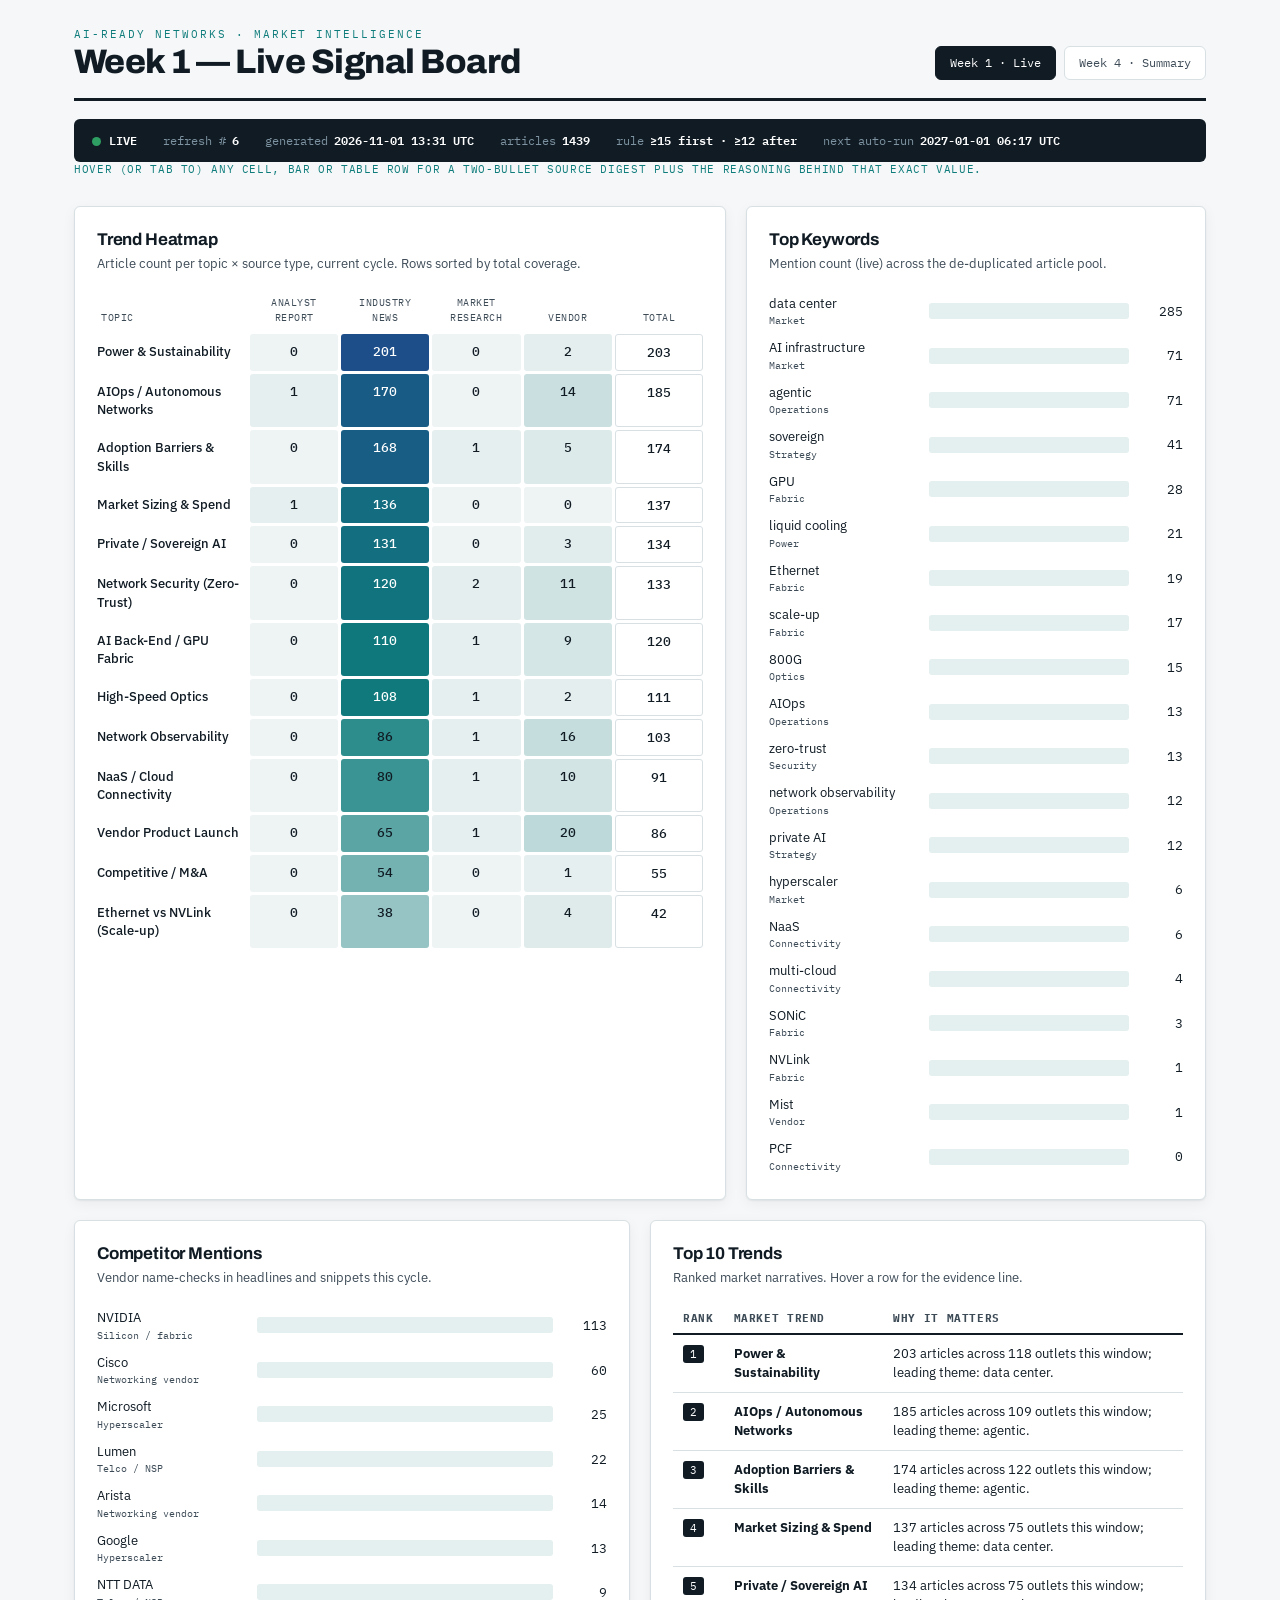
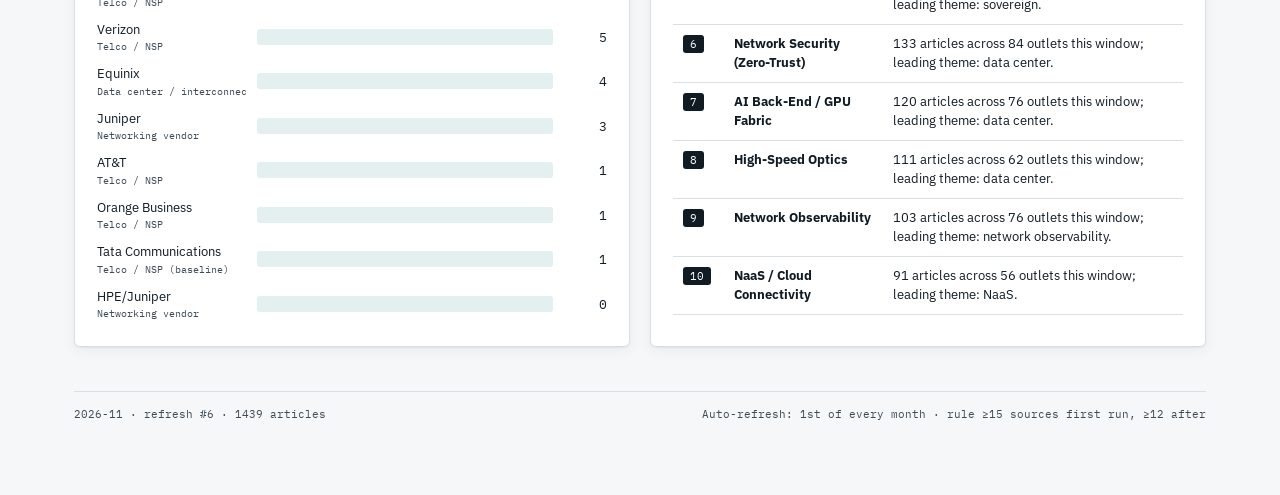
<file: docs/index.html>
<!DOCTYPE html>
<html lang="en">
<head>
  <meta charset="UTF-8">
  <meta name="viewport" content="width=device-width, initial-scale=1.0">
  <title>AI-Ready Networks · Live Market Intelligence</title>
  <meta name="description"
        content="Self-refreshing market-intelligence dashboard for AI-ready
                 networking. Rebuilds itself from live sources on the 1st of
                 every month.">
  <link rel="preconnect" href="https://fonts.googleapis.com">
  <link rel="preconnect" href="https://fonts.gstatic.com" crossorigin>
  <link href="https://fonts.googleapis.com/css2?family=Archivo:wght@600;700&family=IBM+Plex+Sans:wght@400;500;600&family=IBM+Plex+Mono:wght@400;500&display=swap"
        rel="stylesheet">
  <link rel="stylesheet" href="assets/style.css">
</head>
<body>
<div class="wrap">

  <header class="site">
    <div class="brand">
      <div class="eyebrow">AI-READY NETWORKS · MARKET INTELLIGENCE</div>
      <h1>Week 1 — Live Signal Board</h1>
    </div>
    <nav class="pages">
      <a href="index.html" class="active">Week 1 · Live</a>
      <a href="week4.html">Week 4 · Summary</a>
    </nav>
  </header>

  <div class="telemetry" id="telemetry">
    <span class="cell"><span class="led seed"></span><b>loading…</b></span>
  </div>

  <p class="hint">Hover (or Tab to) any cell, bar or table row for a two-bullet
     source digest plus the reasoning behind that exact value.</p>

  <main class="grid">

    <section class="panel span-7">
      <h2>Trend Heatmap</h2>
      <p class="sub">Article count per topic × source type, current cycle.
         Rows sorted by total coverage.</p>
      <div class="heatmap" id="heatmap"><p class="note">loading…</p></div>
    </section>

    <section class="panel span-5">
      <h2>Top Keywords</h2>
      <p class="sub">Mention count (live) across the de-duplicated article pool.</p>
      <div id="keywords"></div>
    </section>

    <section class="panel span-6">
      <h2>Competitor Mentions</h2>
      <p class="sub">Vendor name-checks in headlines and snippets this cycle.</p>
      <div id="vendors"></div>
    </section>

    <section class="panel span-6">
      <h2>Top 10 Trends</h2>
      <p class="sub">Ranked market narratives. Hover a row for the evidence line.</p>
      <table class="data" id="trends">
        <thead>
          <tr><th>Rank</th><th>Market Trend</th><th>Why it matters</th></tr>
        </thead>
        <tbody></tbody>
      </table>
    </section>

  </main>

  <footer class="site">
    <span id="stamp">—</span>
    <span>Auto-refresh: 1st of every month · rule ≥15 sources first run, ≥12 after</span>
  </footer>

</div>
<script src="assets/common.js"></script>
<script src="assets/app.js"></script>
</body>
</html>
</file>
<file: docs/assets/style.css>
/* ==========================================================================
   AI-Ready Networks — Live Intelligence Console
   Design system: an instrument panel, not a brochure.
   Palette   console ink #101B24 · panel paper #F5F7F8 · signal teal #0E7C7B
             route blue #1D4E89 · carrier green #2F9E62 · amber #DB9A2E
             fault red #B3472F
   Type      Archivo (display) · IBM Plex Sans (body) · IBM Plex Mono (data)
   ========================================================================== */

:root {
  --ink: #101B24;
  --ink-soft: #3D4B57;
  --paper: #F5F7F8;
  --panel: #FFFFFF;
  --line: #D8E0E4;
  --teal: #0E7C7B;
  --teal-dim: #E4EFEF;
  --blue: #1D4E89;
  --green: #2F9E62;
  --amber: #DB9A2E;
  --red: #B3472F;
  --radius: 6px;
  --shadow: 0 1px 2px rgba(16, 27, 36, .06), 0 4px 14px rgba(16, 27, 36, .05);
  --font-display: "Archivo", sans-serif;
  --font-body: "IBM Plex Sans", sans-serif;
  --font-mono: "IBM Plex Mono", monospace;
}

* { box-sizing: border-box; margin: 0; padding: 0; }

body {
  font-family: var(--font-body);
  background: var(--paper);
  color: var(--ink);
  font-size: 15px;
  line-height: 1.5;
}

.wrap { max-width: 1180px; margin: 0 auto; padding: 0 24px 72px; }

/* ---------------------------------------------------------- header ----- */
header.site {
  border-bottom: 3px solid var(--ink);
  padding: 26px 0 18px;
  display: flex; flex-wrap: wrap; gap: 16px;
  align-items: flex-end; justify-content: space-between;
}
.brand .eyebrow {
  font-family: var(--font-mono); font-size: 11px; letter-spacing: .18em;
  text-transform: uppercase; color: var(--teal);
}
.brand h1 {
  font-family: var(--font-display); font-weight: 800;
  font-size: clamp(24px, 3.4vw, 34px); letter-spacing: -.015em;
  line-height: 1.1;
}
nav.pages { display: flex; gap: 8px; }
nav.pages a {
  font-family: var(--font-mono); font-size: 12px; text-decoration: none;
  color: var(--ink-soft); border: 1px solid var(--line);
  border-radius: var(--radius); padding: 7px 14px; background: var(--panel);
}
nav.pages a.active { background: var(--ink); color: #fff; border-color: var(--ink); }
nav.pages a:hover:not(.active) { border-color: var(--teal); color: var(--teal); }

/* ------------------------------------------- telemetry status strip ---- */
/* The signature element: a live readout of pipeline state.               */
.telemetry {
  margin-top: 18px;
  background: var(--ink); color: #C9D6DE;
  border-radius: var(--radius);
  font-family: var(--font-mono); font-size: 12px;
  display: flex; flex-wrap: wrap; align-items: center;
  gap: 4px 26px; padding: 12px 18px;
}
.telemetry .cell b { color: #fff; font-weight: 600; }
.telemetry .label { color: #7E93A1; margin-right: 6px; }
.led {
  display: inline-block; width: 9px; height: 9px; border-radius: 50%;
  margin-right: 8px; vertical-align: -1px; background: var(--green);
  animation: pulse 2.2s ease-in-out infinite;
}
.led.seed { background: var(--amber); }
.led.fail { background: var(--red); }
@keyframes pulse { 50% { opacity: .35; } }
@media (prefers-reduced-motion: reduce) { .led { animation: none; } }

/* ---------------------------------------------------------- panels ----- */
main { margin-top: 28px; }
.grid { display: grid; gap: 20px; grid-template-columns: repeat(12, 1fr); }
.panel {
  background: var(--panel); border: 1px solid var(--line);
  border-radius: var(--radius); box-shadow: var(--shadow); padding: 20px 22px;
}
.span-12 { grid-column: span 12; }
.span-7  { grid-column: span 7; }
.span-6  { grid-column: span 6; }
.span-5  { grid-column: span 5; }
@media (max-width: 900px) {
  .span-7, .span-6, .span-5 { grid-column: span 12; }
}
.panel h2 {
  font-family: var(--font-display); font-weight: 700; font-size: 17px;
  letter-spacing: -.01em; margin-bottom: 2px;
}
.panel .sub { font-size: 12.5px; color: var(--ink-soft); margin-bottom: 16px; }
.hint {
  font-family: var(--font-mono); font-size: 10.5px; color: var(--teal);
  letter-spacing: .06em; text-transform: uppercase;
}

/* --------------------------------------------------------- heatmap ----- */
.heatmap { display: grid; gap: 3px; font-size: 12.5px;
  grid-template-columns: minmax(150px, 1.6fr) repeat(5, minmax(52px, 1fr)); }
.heatmap .h {
  font-family: var(--font-mono); font-size: 10px; letter-spacing: .05em;
  text-transform: uppercase; color: var(--ink-soft);
  padding: 6px 4px; align-self: end; text-align: center;
}
.heatmap .h.topic-h { text-align: left; }
.heatmap .topic-label {
  padding: 8px 8px 8px 0; font-weight: 500; border-radius: 3px;
  cursor: default;
}
.heatmap .cell {
  border-radius: 3px; text-align: center; padding: 8px 4px;
  font-family: var(--font-mono); font-weight: 500; cursor: default;
  outline-offset: 1px;
}
.heatmap .cell.total { border: 1px solid var(--line); background: var(--panel); }
.heatmap .cell:focus-visible, .heatmap .topic-label:focus-visible,
.bar-row:focus-visible, tr[tabindex]:focus-visible {
  outline: 2px solid var(--blue);
}

/* ------------------------------------------------------------ bars ----- */
.bar-row { display: grid; grid-template-columns: 150px 1fr 44px;
  align-items: center; gap: 10px; padding: 5px 0; cursor: default; }
.bar-row .name { font-size: 13px; overflow: hidden; white-space: nowrap;
  text-overflow: ellipsis; }
.bar-track { background: var(--teal-dim); border-radius: 3px; height: 16px; }
.bar-fill { height: 100%; border-radius: 3px; background: var(--teal);
  min-width: 2px; }
.bar-fill.alt { background: var(--blue); }
.bar-row .val { font-family: var(--font-mono); font-size: 12.5px;
  text-align: right; }
.bar-row .cat, td .cat { font-family: var(--font-mono); font-size: 10px;
  color: var(--ink-soft); display: block; }

/* ---------------------------------------------------------- tables ----- */
table.data { width: 100%; border-collapse: collapse; font-size: 13px; }
table.data th {
  font-family: var(--font-mono); font-size: 10.5px; letter-spacing: .06em;
  text-transform: uppercase; color: var(--ink-soft); text-align: left;
  border-bottom: 2px solid var(--ink); padding: 8px 10px 6px;
}
table.data td { border-bottom: 1px solid var(--line); padding: 9px 10px;
  vertical-align: top; }
table.data tr[tabindex] { cursor: default; }
table.data tr:hover td { background: #FAFCFC; }
td.num, th.num { font-family: var(--font-mono); text-align: right; }
.rank-chip {
  font-family: var(--font-mono); font-size: 11px; background: var(--ink);
  color: #fff; border-radius: 3px; padding: 1px 7px; display: inline-block;
}
.delta-up { color: var(--green); } .delta-down { color: var(--red); }
.delta-flat { color: var(--ink-soft); }
.tier-1 { color: var(--blue); font-weight: 600; }
.badge {
  font-family: var(--font-mono); font-size: 10.5px; border-radius: 3px;
  padding: 2px 8px; display: inline-block;
}
.badge.pass { background: #E7F4EC; color: var(--green); }
.badge.fail { background: #F7E9E5; color: var(--red); }
.badge.seed { background: #F9F1E1; color: var(--amber); }

/* ------------------------------------------------------------ KPIs ----- */
.kpis { display: grid; gap: 20px; grid-template-columns: repeat(4, 1fr); }
@media (max-width: 900px) { .kpis { grid-template-columns: repeat(2, 1fr); } }
.kpi { background: var(--panel); border: 1px solid var(--line);
  border-radius: var(--radius); box-shadow: var(--shadow); padding: 16px 18px;
  cursor: default; }
.kpi .k-label { font-family: var(--font-mono); font-size: 10.5px;
  letter-spacing: .08em; text-transform: uppercase; color: var(--ink-soft); }
.kpi .k-value { font-family: var(--font-mono); font-size: 30px;
  font-weight: 600; line-height: 1.2; margin-top: 4px; }
.kpi .k-note { font-size: 12px; color: var(--ink-soft); }

/* --------------------------------------------------------- tooltip ----- */
/* The inspection card requested in the feedback: 2 bullets + reasoning.  */
#tooltip {
  position: fixed; z-index: 50; max-width: 380px; pointer-events: none;
  background: var(--ink); color: #E7EDF1; border-left: 3px solid var(--teal);
  border-radius: var(--radius); box-shadow: 0 10px 30px rgba(16,27,36,.35);
  padding: 13px 15px; font-size: 12.5px; line-height: 1.45;
  opacity: 0; transition: opacity .12s ease;
}
#tooltip.show { opacity: 1; }
#tooltip .t-head { font-family: var(--font-mono); font-size: 11px;
  letter-spacing: .05em; text-transform: uppercase; color: #9FB4C0;
  display: flex; justify-content: space-between; gap: 14px;
  margin-bottom: 7px; }
#tooltip .t-head b { color: #fff; }
#tooltip ul { list-style: none; margin: 0 0 8px; }
#tooltip ul li { padding-left: 14px; position: relative; margin-bottom: 6px; }
#tooltip ul li::before { content: "▸"; position: absolute; left: 0;
  color: var(--teal); }
#tooltip .t-why { font-size: 11.5px; color: #9FB4C0;
  border-top: 1px solid #2A3843; padding-top: 7px; }

/* ------------------------------------------------------------ misc ----- */
.takeaways li { margin: 0 0 10px 18px; }
.chart-box { position: relative; height: 300px; }
.note { font-size: 12.5px; color: var(--ink-soft); }
footer.site { margin-top: 44px; border-top: 1px solid var(--line);
  padding-top: 14px; font-family: var(--font-mono); font-size: 11px;
  color: var(--ink-soft); display: flex; justify-content: space-between;
  flex-wrap: wrap; gap: 8px; }
footer.site a { color: var(--teal); }
</file>
